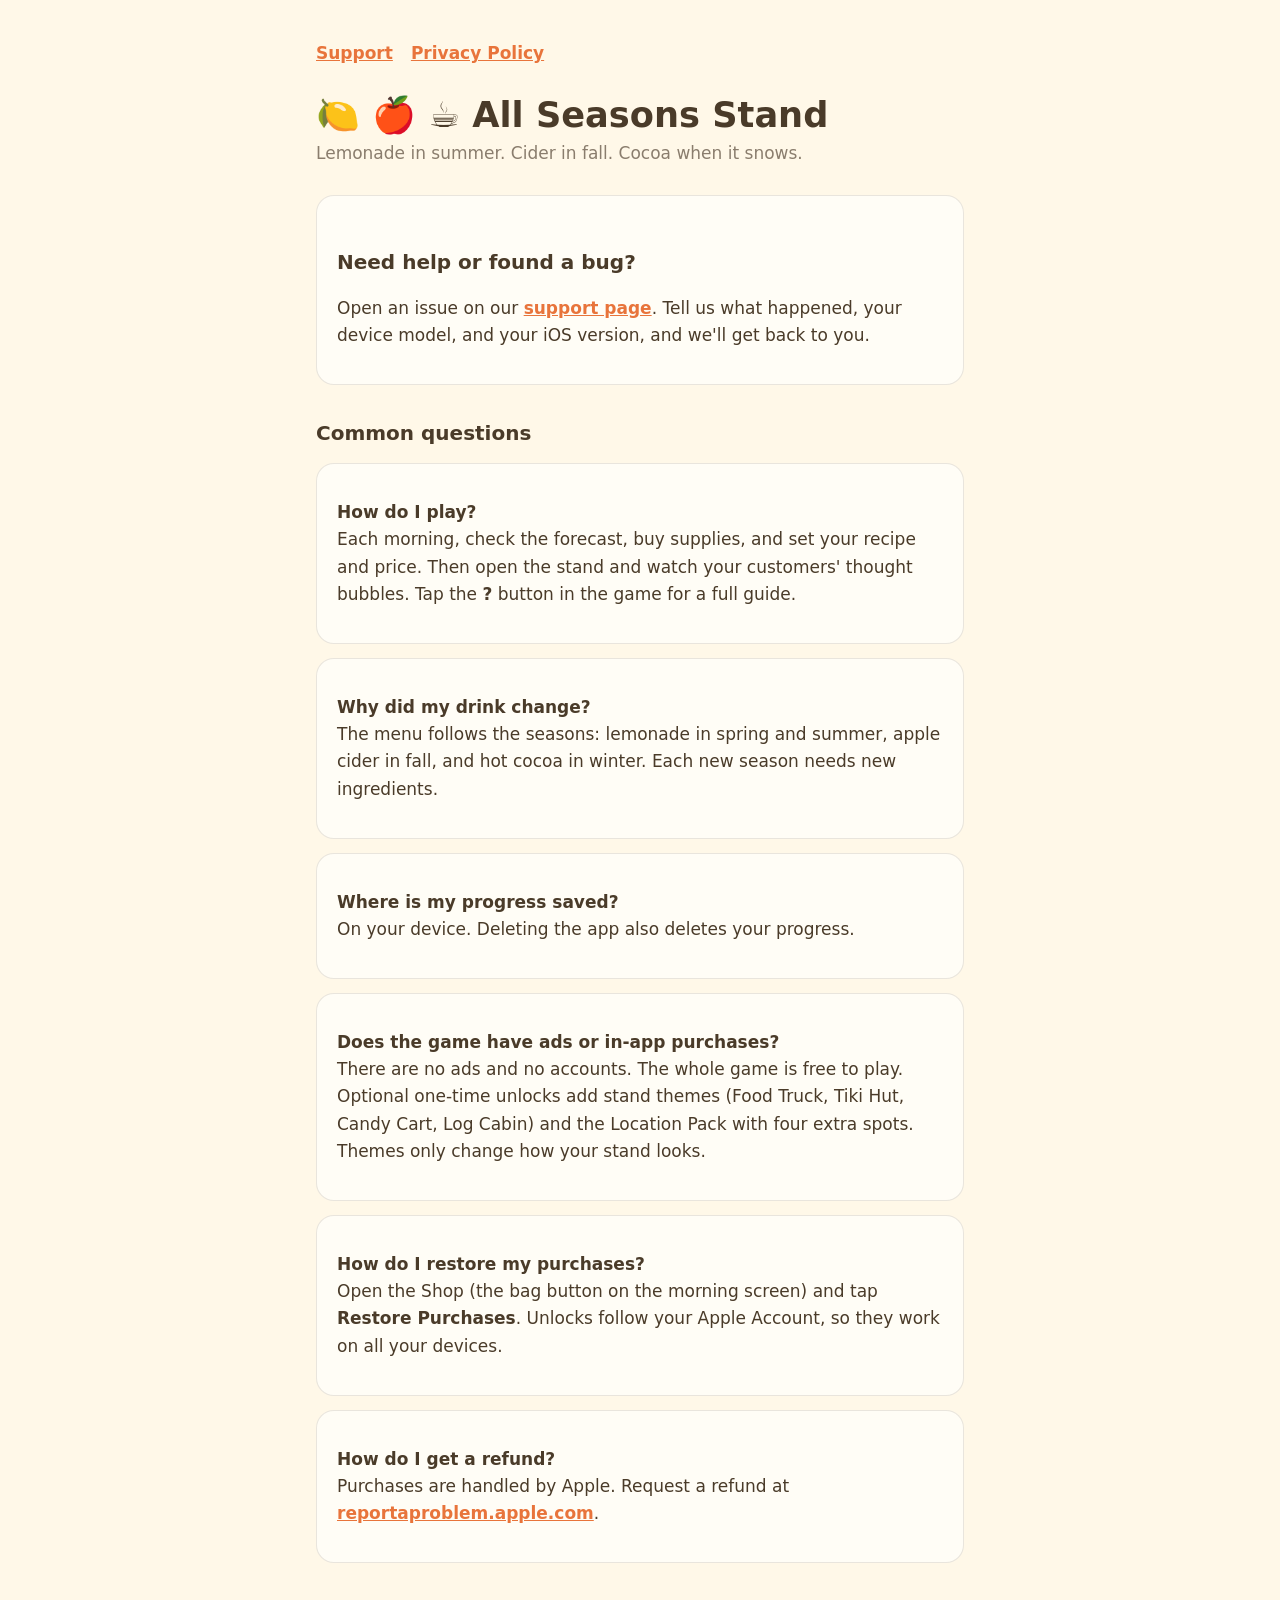
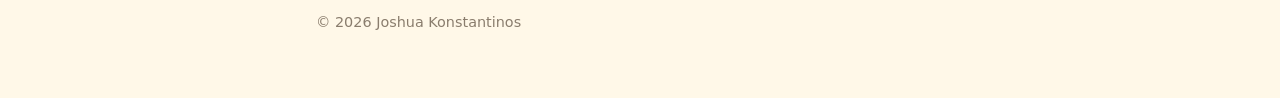
<file: index.html>
<!doctype html>
<html lang="en">
<head>
<meta charset="utf-8">
<meta name="viewport" content="width=device-width, initial-scale=1">
<title>All Seasons Stand · Support</title>
<link rel="stylesheet" href="style.css">
</head>
<body>
<main>
  <nav><a href="./">Support</a><a href="privacy.html">Privacy Policy</a></nav>
  <h1>🍋 🍎 ☕️ All Seasons Stand</h1>
  <p class="sub">Lemonade in summer. Cider in fall. Cocoa when it snows.</p>

  <div class="card">
    <h2>Need help or found a bug?</h2>
    <p>Open an issue on our <a href="https://github.com/Joshfkon/all-seasons-stand-site/issues">support page</a>. Tell us what happened, your device model, and your iOS version, and we'll get back to you.</p>
  </div>

  <h2>Common questions</h2>
  <div class="card">
    <p><strong>How do I play?</strong><br>Each morning, check the forecast, buy supplies, and set your recipe and price. Then open the stand and watch your customers' thought bubbles. Tap the <strong>?</strong> button in the game for a full guide.</p>
  </div>
  <div class="card">
    <p><strong>Why did my drink change?</strong><br>The menu follows the seasons: lemonade in spring and summer, apple cider in fall, and hot cocoa in winter. Each new season needs new ingredients.</p>
  </div>
  <div class="card">
    <p><strong>Where is my progress saved?</strong><br>On your device. Deleting the app also deletes your progress.</p>
  </div>
  <div class="card">
    <p><strong>Does the game have ads or in-app purchases?</strong><br>There are no ads and no accounts. The whole game is free to play. Optional one-time unlocks add stand themes (Food Truck, Tiki Hut, Candy Cart, Log Cabin) and the Location Pack with four extra spots. Themes only change how your stand looks.</p>
  </div>
  <div class="card">
    <p><strong>How do I restore my purchases?</strong><br>Open the Shop (the bag button on the morning screen) and tap <strong>Restore Purchases</strong>. Unlocks follow your Apple Account, so they work on all your devices.</p>
  </div>
  <div class="card">
    <p><strong>How do I get a refund?</strong><br>Purchases are handled by Apple. Request a refund at <a href="https://reportaproblem.apple.com">reportaproblem.apple.com</a>.</p>
  </div>

  <footer>© 2026 Joshua Konstantinos</footer>
</main>
</body>
</html>
</file>
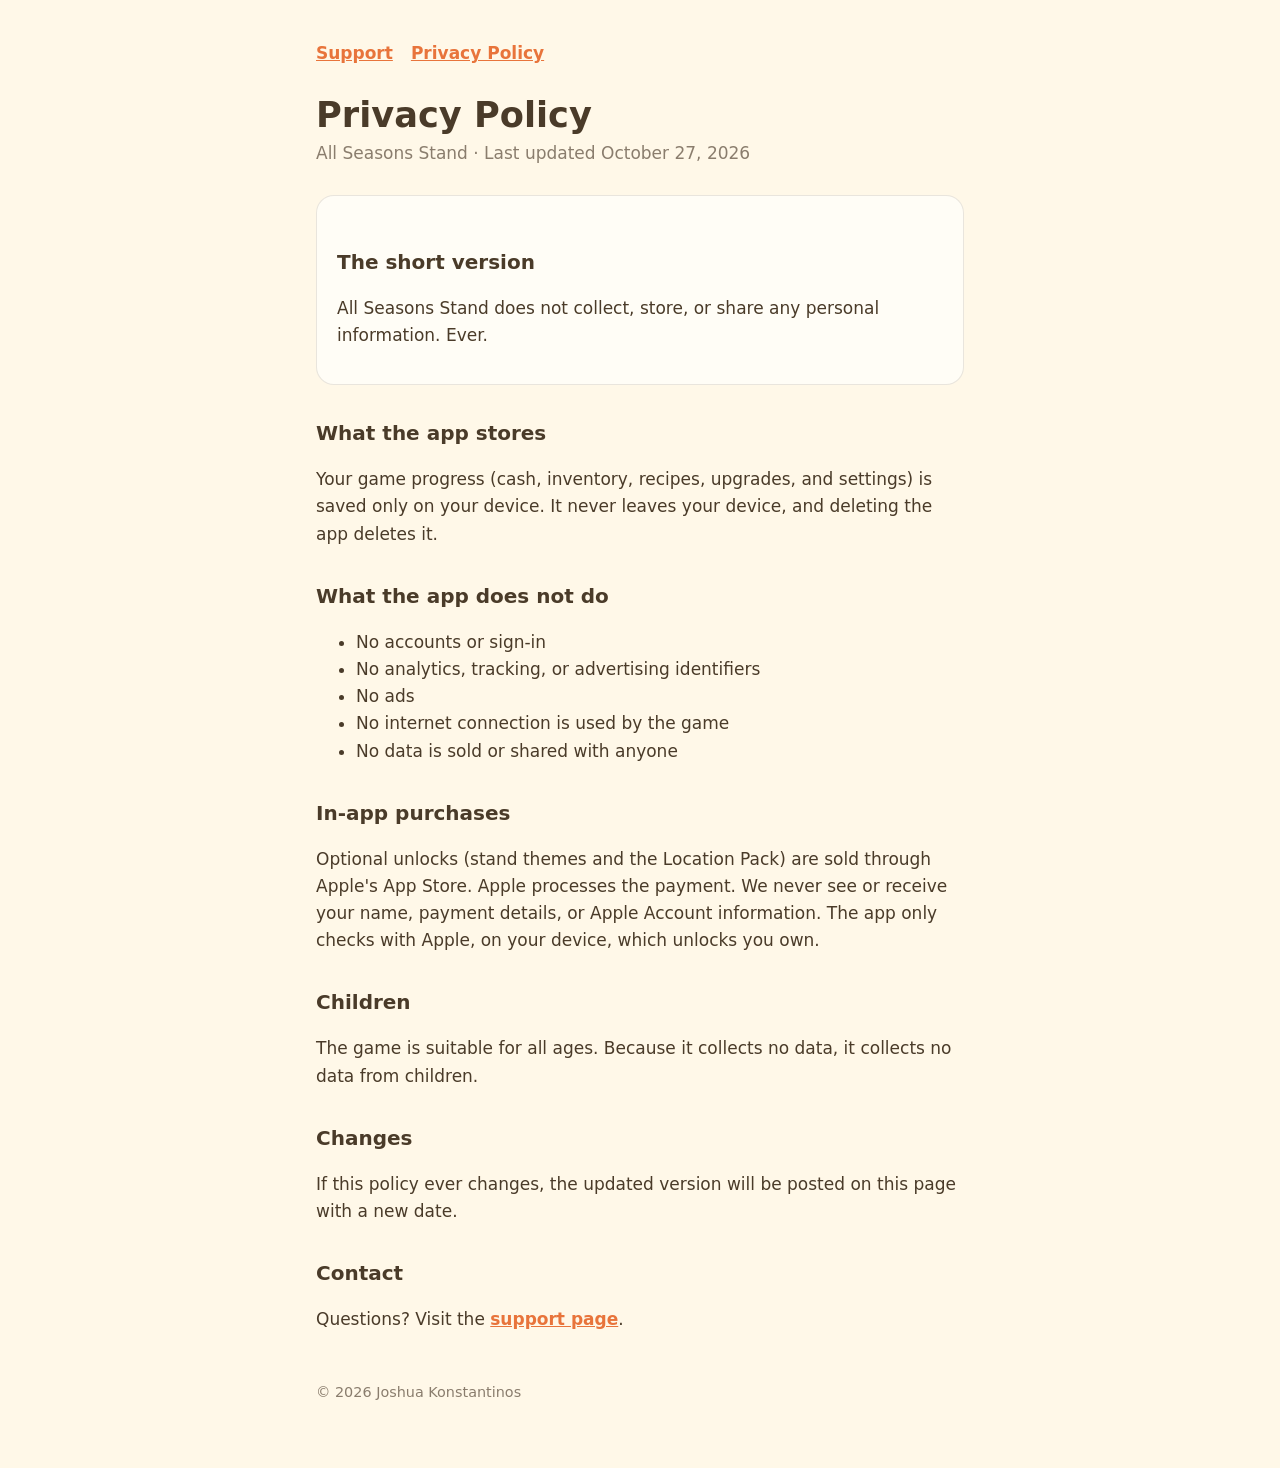
<file: privacy.html>
<!doctype html>
<html lang="en">
<head>
<meta charset="utf-8">
<meta name="viewport" content="width=device-width, initial-scale=1">
<title>All Seasons Stand · Privacy Policy</title>
<link rel="stylesheet" href="style.css">
</head>
<body>
<main>
  <nav><a href="./">Support</a><a href="privacy.html">Privacy Policy</a></nav>
  <h1>Privacy Policy</h1>
  <p class="sub">All Seasons Stand · Last updated October 27, 2026</p>

  <div class="card">
    <h2>The short version</h2>
    <p>All Seasons Stand does not collect, store, or share any personal information. Ever.</p>
  </div>

  <h2>What the app stores</h2>
  <p>Your game progress (cash, inventory, recipes, upgrades, and settings) is saved only on your device. It never leaves your device, and deleting the app deletes it.</p>

  <h2>What the app does not do</h2>
  <ul>
    <li>No accounts or sign-in</li>
    <li>No analytics, tracking, or advertising identifiers</li>
    <li>No ads</li>
    <li>No internet connection is used by the game</li>
    <li>No data is sold or shared with anyone</li>
  </ul>

  <h2>In-app purchases</h2>
  <p>Optional unlocks (stand themes and the Location Pack) are sold through Apple's App Store. Apple processes the payment. We never see or receive your name, payment details, or Apple Account information. The app only checks with Apple, on your device, which unlocks you own.</p>

  <h2>Children</h2>
  <p>The game is suitable for all ages. Because it collects no data, it collects no data from children.</p>

  <h2>Changes</h2>
  <p>If this policy ever changes, the updated version will be posted on this page with a new date.</p>

  <h2>Contact</h2>
  <p>Questions? Visit the <a href="https://github.com/Joshfkon/all-seasons-stand-site/issues">support page</a>.</p>

  <footer>© 2026 Joshua Konstantinos</footer>
</main>
</body>
</html>
</file>
<file: style.css>
:root { --paper: #fff8e8; --card: #fffdf6; --ink: #4a3b29; --muted: #8a7d6d; --accent: #e8743b; }
* { box-sizing: border-box; }
body { margin: 0; background: var(--paper); color: var(--ink); font: 17px/1.6 ui-rounded, -apple-system, "SF Pro Rounded", system-ui, sans-serif; }
main { max-width: 680px; margin: 0 auto; padding: 40px 16px 64px; }
h1 { font-size: 2.2rem; line-height: 1.15; margin: 0 0 4px; }
h2 { font-size: 1.25rem; margin: 32px 0 6px; }
.sub { color: var(--muted); margin: 0 0 28px; }
.card { background: var(--card); border: 1.5px solid rgba(74,59,41,.12); border-radius: 18px; padding: 18px 20px; margin: 14px 0; }
a { color: var(--accent); font-weight: 600; }
nav { display: flex; gap: 18px; margin-bottom: 28px; }
footer { color: var(--muted); font-size: .9rem; margin-top: 48px; }
</file>
